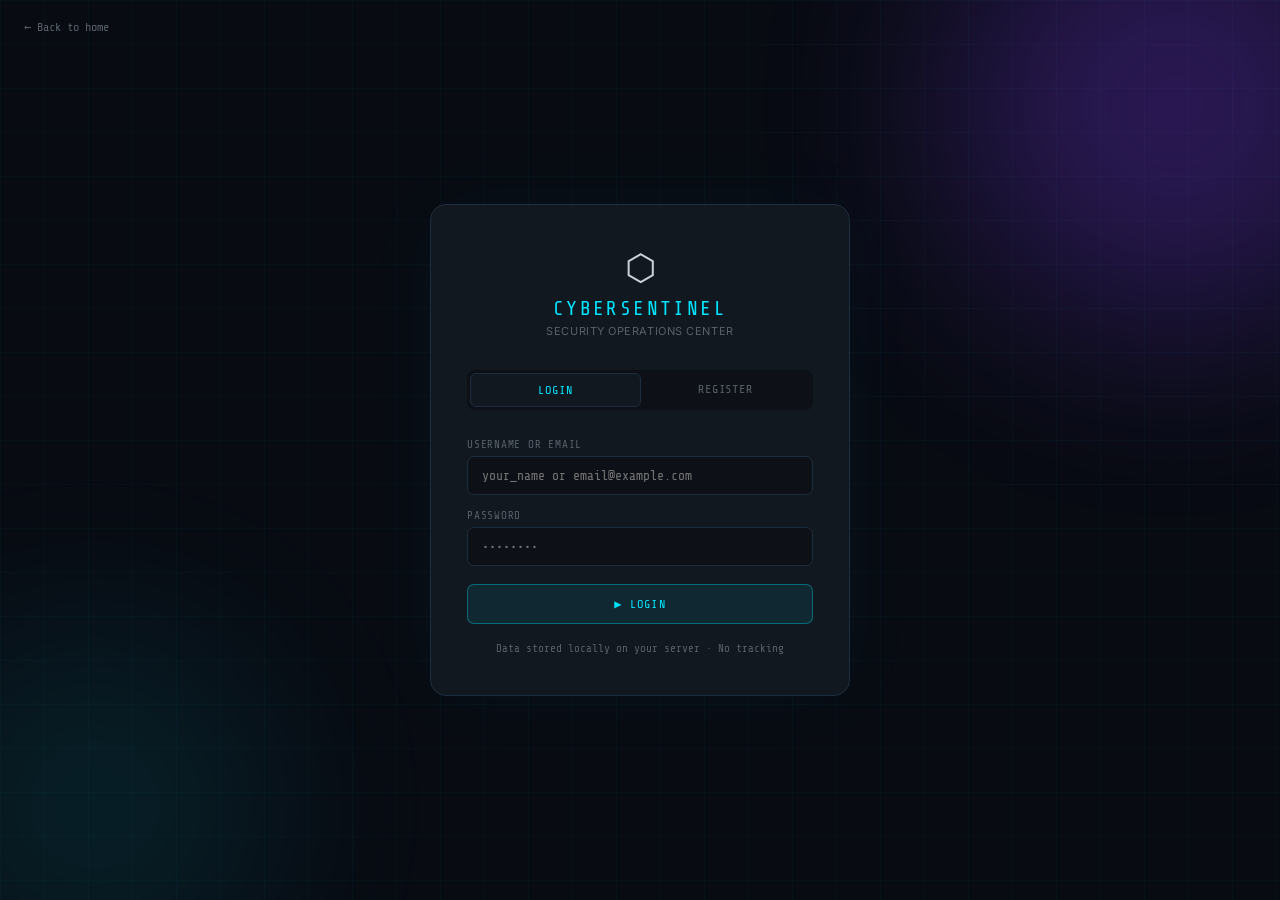
<file: templates/login.html>
<!DOCTYPE html>
<html lang="en">
<head>
<meta charset="UTF-8"/>
<meta name="viewport" content="width=device-width, initial-scale=1.0"/>
<title>CyberSentinel — Login</title>
<link href="https://fonts.googleapis.com/css2?family=Share+Tech+Mono&family=Inter:wght@300;400;500;600&display=swap" rel="stylesheet"/>
<style>
:root{
  --bg:#080b12;--surface:#0d1117;--panel:#111820;--border:#1e2d3d;
  --accent:#00e5ff;--accent2:#7c3aed;--green:#00ff88;--red:#ff3b5c;
  --text:#c9d1d9;--muted:#586069;
  --mono:'Share Tech Mono',monospace;--sans:'Inter',sans-serif;
}
*,*::before,*::after{box-sizing:border-box;margin:0;padding:0}
body{
  background:var(--bg);color:var(--text);font-family:var(--sans);
  min-height:100vh;display:flex;flex-direction:column;
  align-items:center;justify-content:center;padding:24px;
}
body::before{
  content:'';position:fixed;inset:0;pointer-events:none;
  background-image:linear-gradient(rgba(0,229,255,.03) 1px,transparent 1px),
    linear-gradient(90deg,rgba(0,229,255,.03) 1px,transparent 1px);
  background-size:44px 44px;
}
.orb{position:fixed;border-radius:50%;filter:blur(100px);pointer-events:none}
.orb1{width:450px;height:450px;background:var(--accent2);top:-120px;right:-120px;opacity:.3}
.orb2{width:350px;height:350px;background:var(--accent);bottom:-80px;left:-80px;opacity:.1}

/* ── Back link ── */
.back{
  position:fixed;top:20px;left:24px;z-index:10;
  text-decoration:none;font-family:var(--mono);font-size:12px;
  color:var(--muted);display:flex;align-items:center;gap:6px;transition:color .2s;
}
.back:hover{color:var(--accent)}

/* ── Card ── */
.card{
  position:relative;z-index:1;
  background:var(--panel);border:1px solid var(--border);
  border-radius:16px;padding:40px 36px;width:100%;max-width:420px;
  box-shadow:0 0 80px rgba(0,229,255,.04);
}
.logo{text-align:center;margin-bottom:32px}
.logo-icon{font-size:36px;display:block;margin-bottom:8px}
.logo-name{
  font-family:var(--mono);font-size:20px;color:var(--accent);
  letter-spacing:.12em;display:block;
}
.logo-sub{font-size:11px;color:var(--muted);margin-top:4px;letter-spacing:.05em}

/* ── Tabs ── */
.tabs{
  display:flex;gap:0;margin-bottom:28px;
  background:var(--surface);border-radius:8px;padding:3px;
}
.tab{
  flex:1;padding:9px;text-align:center;
  font-family:var(--mono);font-size:12px;letter-spacing:.08em;
  color:var(--muted);cursor:pointer;border-radius:6px;transition:all .2s;
  user-select:none;
}
.tab.active{
  background:var(--panel);color:var(--accent);
  border:1px solid var(--border);
}

/* ── Form ── */
.form{display:none}
.form.active{display:block}

.field{display:flex;flex-direction:column;gap:5px;margin-bottom:14px}
.field label{font-size:11px;color:var(--muted);font-family:var(--mono);letter-spacing:.07em}
.field input{
  background:var(--surface);border:1px solid var(--border);border-radius:7px;
  color:var(--text);font-family:var(--mono);font-size:13px;
  padding:11px 14px;outline:none;transition:border-color .2s;width:100%;
}
.field input:focus{border-color:var(--accent)}
.field input.shake{animation:shake .3s}
@keyframes shake{0%,100%{transform:translateX(0)}25%{transform:translateX(-4px)}75%{transform:translateX(4px)}}

/* strength bar */
.strength-bar{height:3px;background:var(--border);border-radius:2px;margin-top:5px;overflow:hidden}
.strength-fill{height:100%;border-radius:2px;transition:all .35s;width:0}

/* terms */
.check-row{
  display:flex;align-items:flex-start;gap:10px;
  font-size:12px;color:var(--muted);margin-bottom:14px;line-height:1.5;
}
.check-row input{margin-top:2px;accent-color:var(--accent)}

.btn{
  width:100%;background:rgba(0,229,255,.08);border:1px solid rgba(0,229,255,.35);
  color:var(--accent);font-family:var(--mono);font-size:12px;letter-spacing:.1em;
  padding:12px;border-radius:7px;cursor:pointer;transition:all .2s;
  text-transform:uppercase;margin-top:4px;
}
.btn:hover{background:rgba(0,229,255,.18)}
.btn:disabled{opacity:.4;cursor:not-allowed}

/* messages */
.msg{
  display:none;padding:10px 14px;border-radius:7px;
  font-size:12px;font-family:var(--mono);margin-top:14px;border:1px solid;
}
.msg.show{display:block}
.msg.error{color:var(--red);border-color:rgba(255,59,92,.3);background:rgba(255,59,92,.07)}
.msg.success{color:var(--green);border-color:rgba(0,255,136,.3);background:rgba(0,255,136,.07)}

.note{font-size:11px;color:var(--muted);text-align:center;margin-top:18px;font-family:var(--mono)}

/* spinner */
.spinner{
  display:inline-block;width:11px;height:11px;
  border:2px solid rgba(0,229,255,.2);border-top-color:var(--accent);
  border-radius:50%;animation:spin .6s linear infinite;vertical-align:middle;margin-right:5px;
}
@keyframes spin{to{transform:rotate(360deg)}}
</style>
</head>
<body>
<div class="orb orb1"></div>
<div class="orb orb2"></div>

<a href="/" class="back">← Back to home</a>

<div class="card">
  <div class="logo">
    <span class="logo-icon">⬡</span>
    <span class="logo-name">CYBERSENTINEL</span>
    <div class="logo-sub">SECURITY OPERATIONS CENTER</div>
  </div>

  <div class="tabs">
    <div class="tab active" id="tab-login"    onclick="switchTab('login')">LOGIN</div>
    <div class="tab"        id="tab-register" onclick="switchTab('register')">REGISTER</div>
  </div>

  <!-- LOGIN -->
  <div class="form active" id="form-login">
    <div class="field">
      <label>USERNAME OR EMAIL</label>
      <input type="text" id="l-id" placeholder="your_name or email@example.com" autocomplete="username"/>
    </div>
    <div class="field">
      <label>PASSWORD</label>
      <input type="password" id="l-pwd" placeholder="••••••••" autocomplete="current-password"
             onkeydown="if(event.key==='Enter')doLogin()"/>
    </div>
    <button class="btn" id="login-btn" onclick="doLogin()">▶ LOGIN</button>
    <div class="msg" id="login-msg"></div>
  </div>

  <!-- REGISTER -->
  <div class="form" id="form-register">
    <div class="field">
      <label>USERNAME</label>
      <input type="text" id="r-user" placeholder="at least 3 characters" maxlength="30" autocomplete="username"/>
    </div>
    <div class="field">
      <label>EMAIL</label>
      <input type="email" id="r-email" placeholder="you@example.com" autocomplete="email"/>
    </div>
    <div class="field">
      <label>PASSWORD</label>
      <input type="password" id="r-pwd" placeholder="at least 8 characters"
             autocomplete="new-password" oninput="updateStrength(this.value)"/>
      <div class="strength-bar"><div class="strength-fill" id="s-fill"></div></div>
    </div>
    <div class="field">
      <label>CONFIRM PASSWORD</label>
      <input type="password" id="r-pwd2" placeholder="repeat password"
             autocomplete="new-password" onkeydown="if(event.key==='Enter')doRegister()"/>
    </div>
    <div class="check-row">
      <input type="checkbox" id="agree"/>
      <label for="agree">I agree to use this tool for educational and ethical purposes only.</label>
    </div>
    <button class="btn" id="reg-btn" onclick="doRegister()">▶ CREATE ACCOUNT</button>
    <div class="msg" id="reg-msg"></div>
  </div>

  <div class="note">Data stored locally on your server · No tracking</div>
</div>

<script>
// Auto-switch to register tab if URL hash is #register
if (window.location.hash === '#register') switchTab('register');

function switchTab(tab) {
  ['login','register'].forEach(t => {
    document.getElementById('tab-'+t).classList.toggle('active', t===tab);
    document.getElementById('form-'+t).classList.toggle('active', t===tab);
  });
}

function updateStrength(pwd) {
  let s = 0;
  if (pwd.length >= 8)          s++;
  if (pwd.length >= 12)         s++;
  if (/[A-Z]/.test(pwd))       s++;
  if (/[0-9]/.test(pwd))       s++;
  if (/[^a-zA-Z0-9]/.test(pwd)) s++;
  const fill = document.getElementById('s-fill');
  fill.style.width  = (s/5*100) + '%';
  fill.style.background = s < 2 ? '#ff3b5c' : s < 4 ? '#ffd700' : '#00ff88';
}

function showMsg(id, text, type) {
  const el = document.getElementById(id);
  el.textContent = text;
  el.className = 'msg show ' + type;
}

async function doLogin() {
  const identifier = document.getElementById('l-id').value.trim();
  const password   = document.getElementById('l-pwd').value;
  if (!identifier || !password) return showMsg('login-msg','Please fill in all fields.','error');

  const btn = document.getElementById('login-btn');
  btn.disabled = true;
  btn.innerHTML = '<span class="spinner"></span>LOGGING IN...';
  try {
    const res = await fetch('/api/login',{
      method:'POST',headers:{'Content-Type':'application/json'},
      body:JSON.stringify({identifier,password})
    });
    const d = await res.json();
    if (d.error) { showMsg('login-msg', d.error, 'error'); }
    else {
      showMsg('login-msg', `✓ Welcome back, ${d.username}! Redirecting...`, 'success');
      setTimeout(() => window.location = '/dashboard', 700);
    }
  } catch { showMsg('login-msg','Server error. Is Flask running?','error'); }
  finally { btn.disabled=false; btn.innerHTML='▶ LOGIN'; }
}

async function doRegister() {
  const username = document.getElementById('r-user').value.trim();
  const email    = document.getElementById('r-email').value.trim();
  const password = document.getElementById('r-pwd').value;
  const confirm  = document.getElementById('r-pwd2').value;

  if (!username||!email||!password||!confirm)
    return showMsg('reg-msg','Please fill in all fields.','error');
  if (password !== confirm)
    return showMsg('reg-msg','Passwords do not match.','error');
  if (!document.getElementById('agree').checked)
    return showMsg('reg-msg','Please accept the terms to continue.','error');

  const btn = document.getElementById('reg-btn');
  btn.disabled = true;
  btn.innerHTML = '<span class="spinner"></span>CREATING ACCOUNT...';
  try {
    const res = await fetch('/api/register',{
      method:'POST',headers:{'Content-Type':'application/json'},
      body:JSON.stringify({username,email,password})
    });
    const d = await res.json();
    if (d.error) { showMsg('reg-msg', d.error, 'error'); }
    else {
      showMsg('reg-msg','✓ Account created! Switching to login...','success');
      setTimeout(() => {
        switchTab('login');
        document.getElementById('l-id').value = username;
      }, 1100);
    }
  } catch { showMsg('reg-msg','Server error. Is Flask running?','error'); }
  finally { btn.disabled=false; btn.innerHTML='▶ CREATE ACCOUNT'; }
}
</script>
</body>
</html>
</file>
